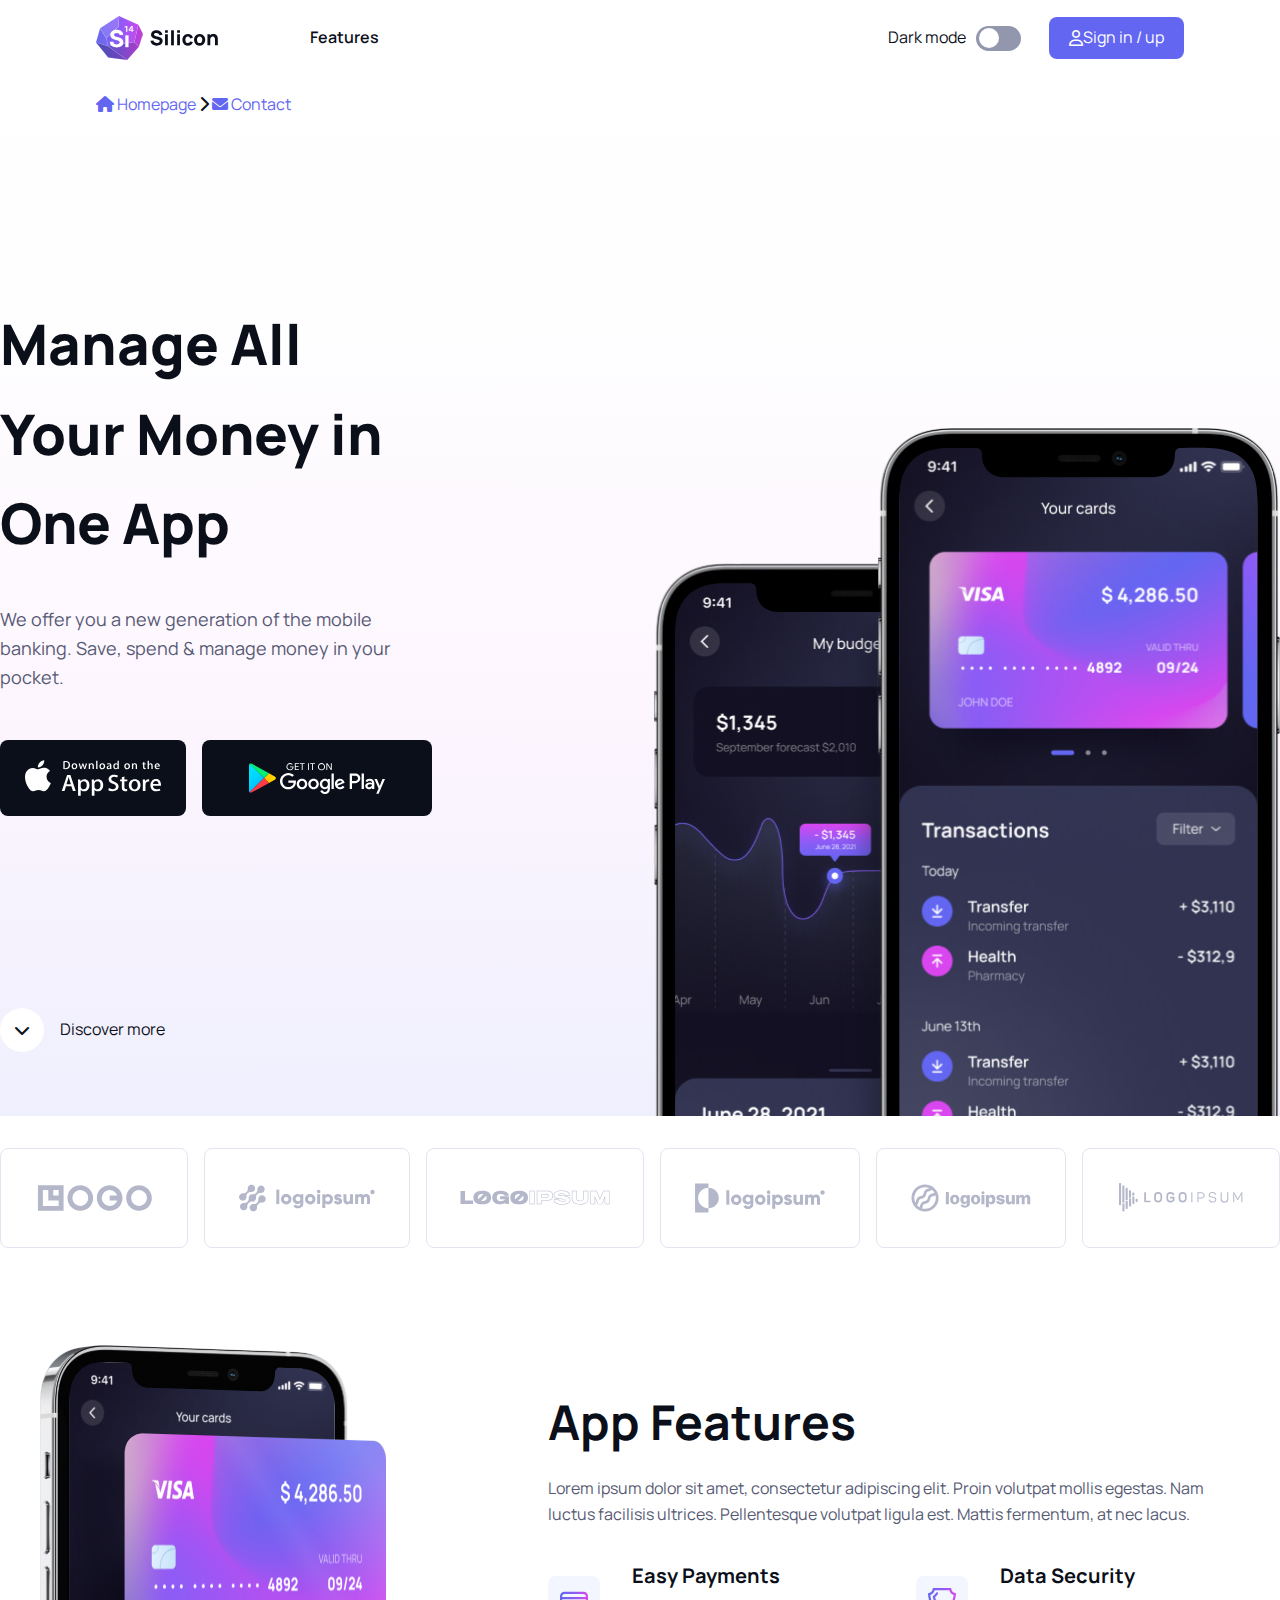
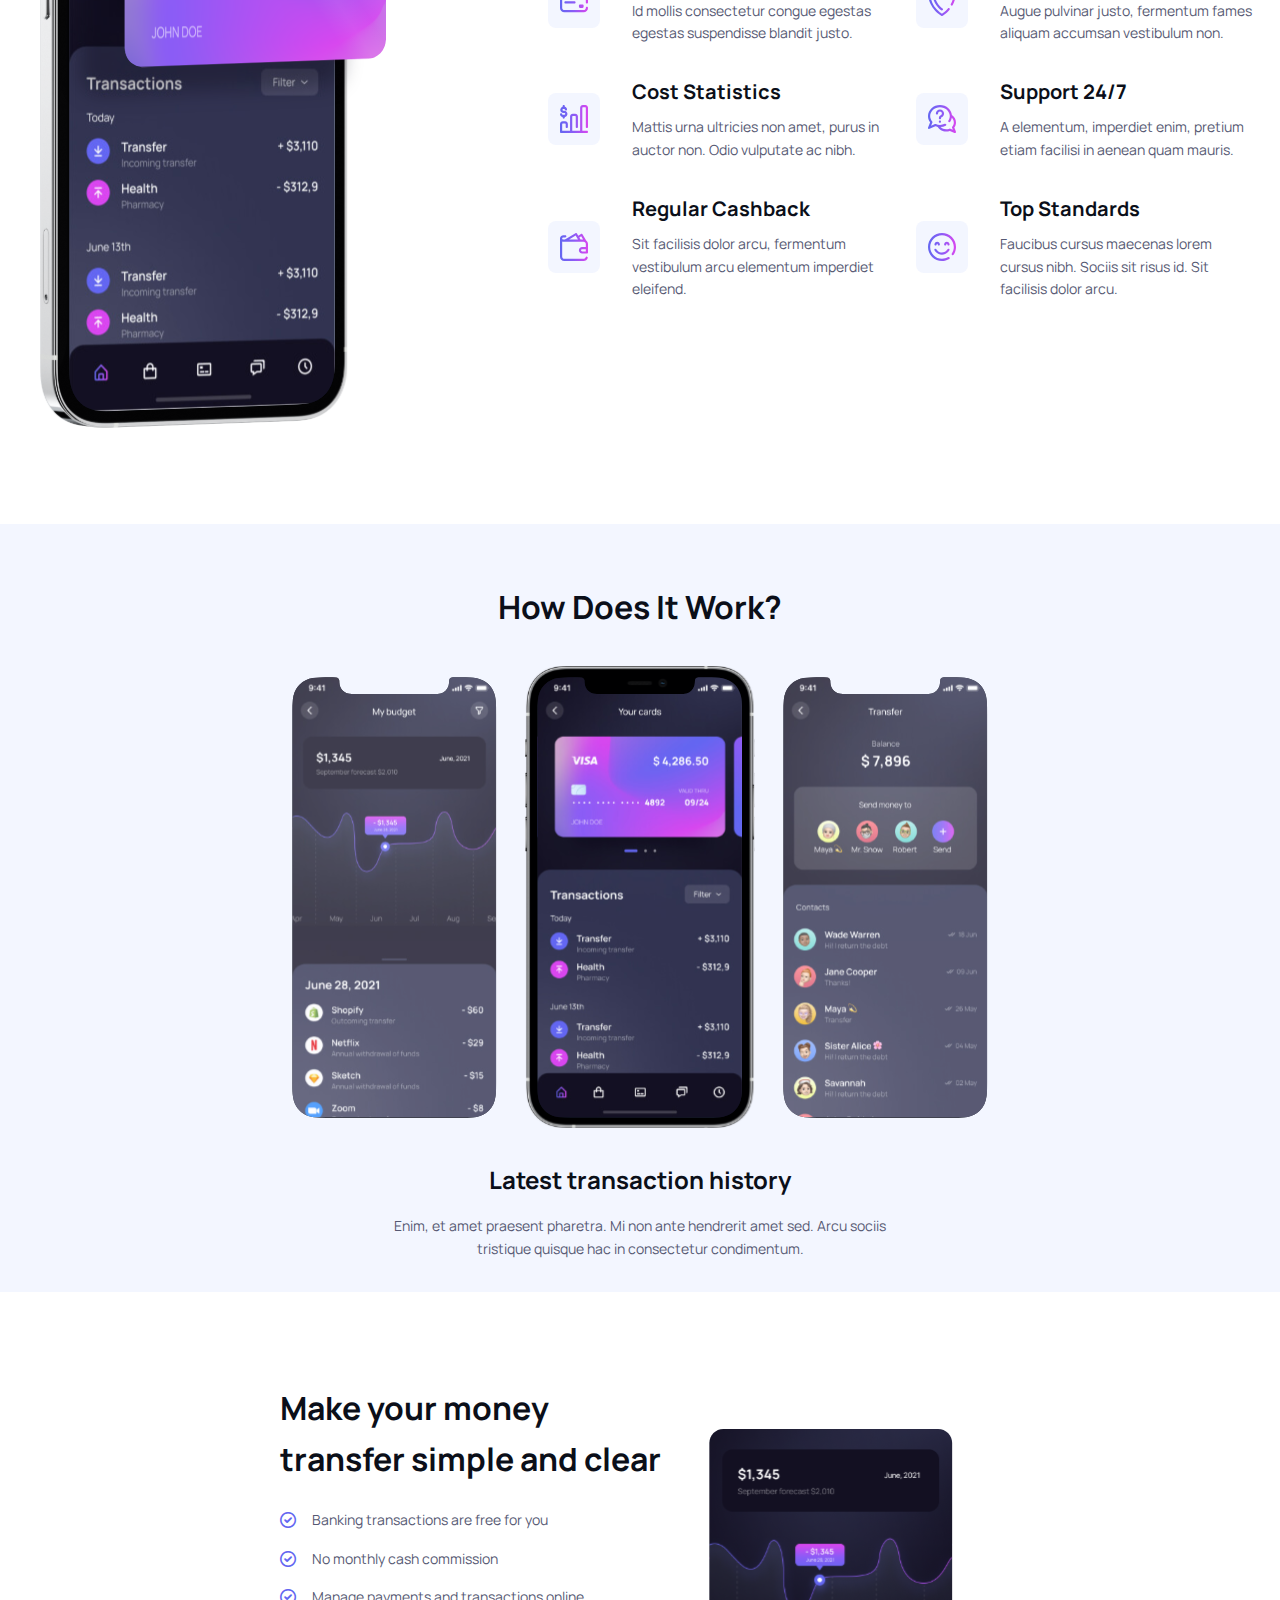
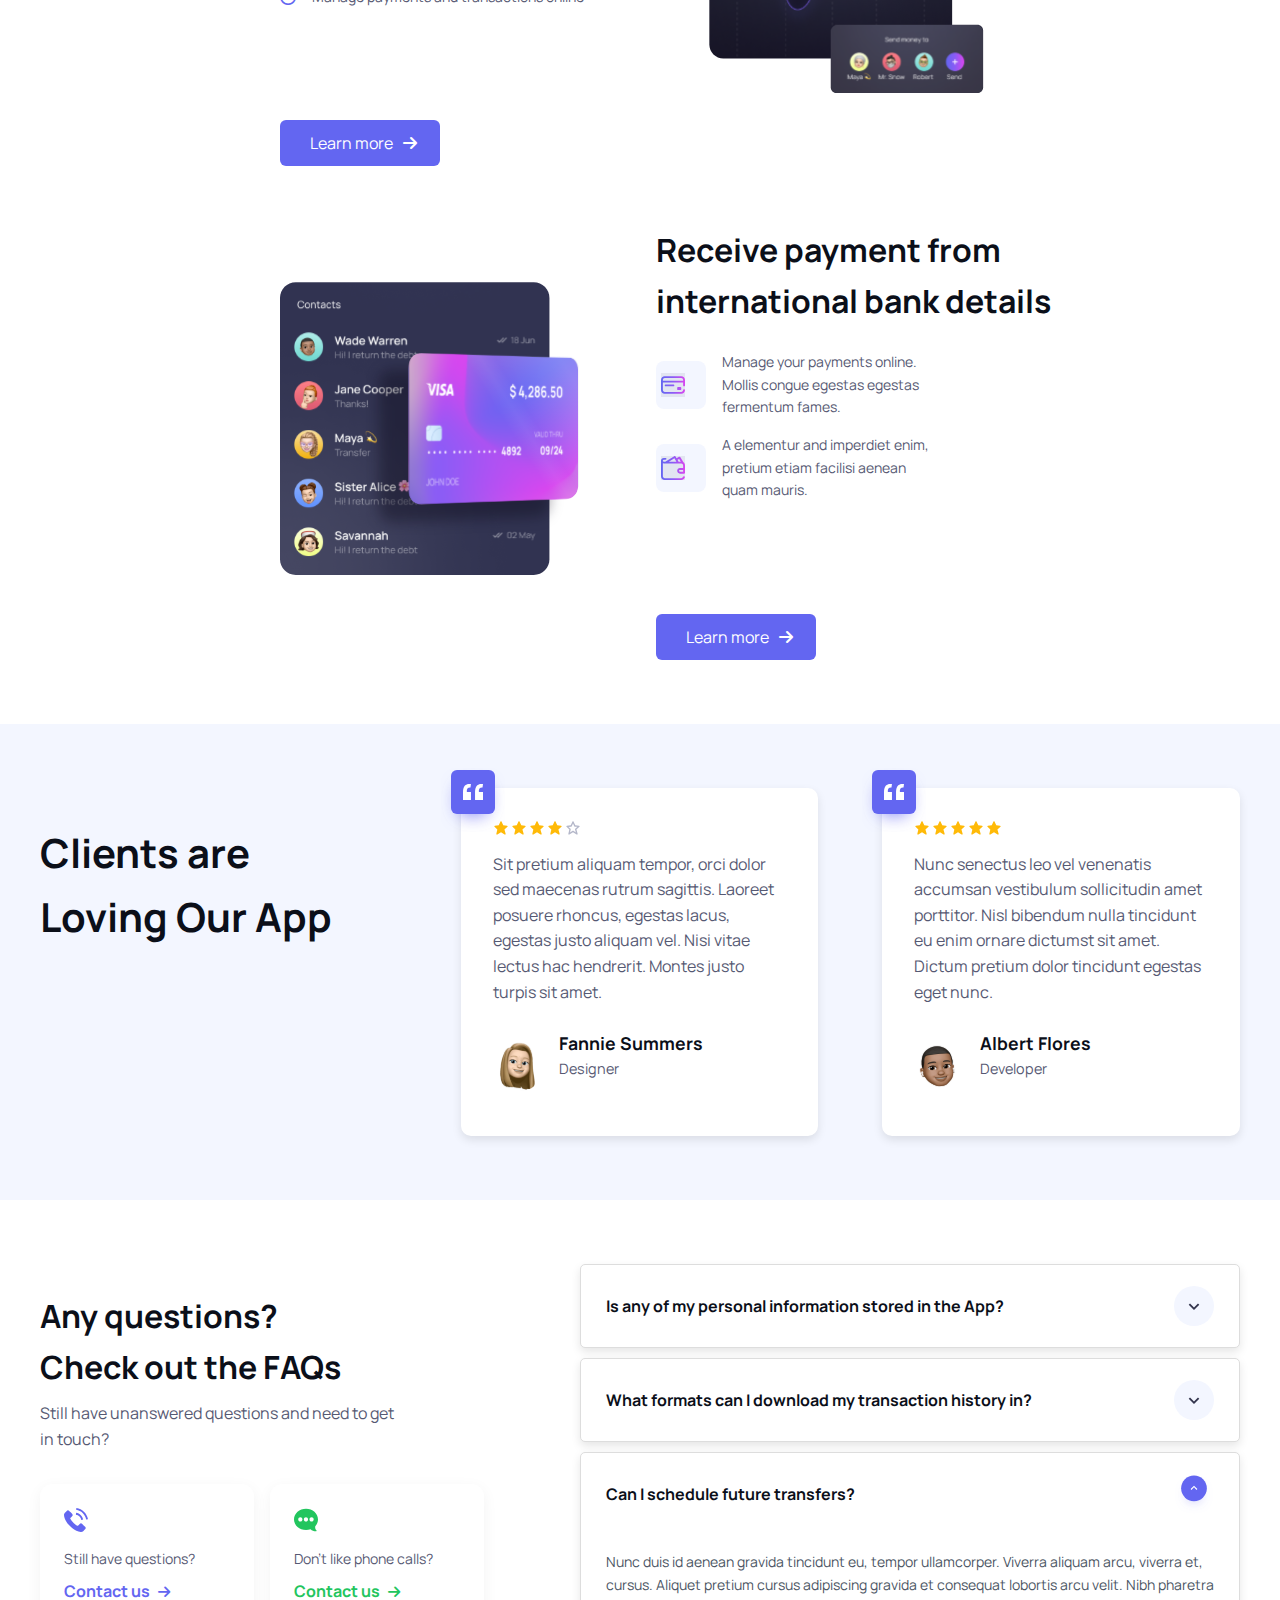
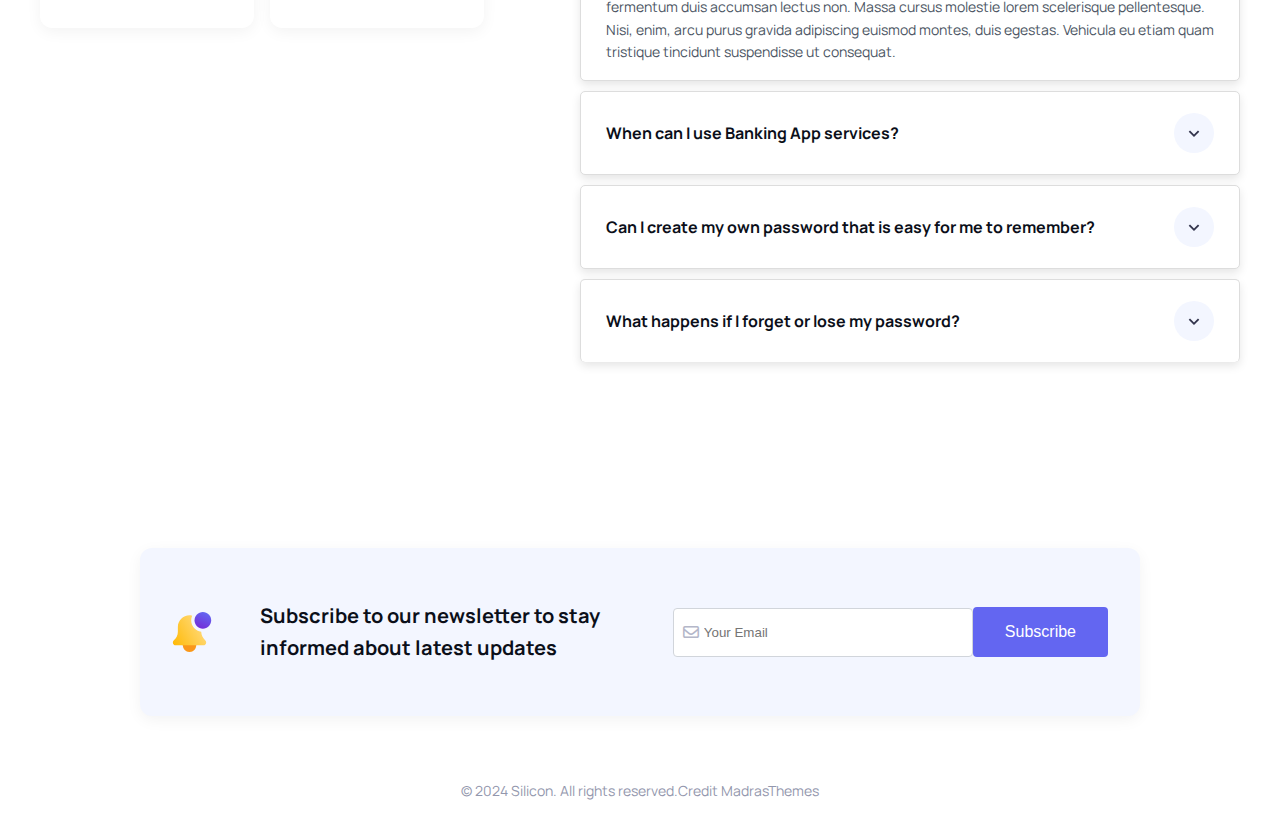
<file: index.html>
<!DOCTYPE html>
<html lang="en">
<head>
  <meta charset="UTF-8">
  <meta name="viewport" content="width=device-width, initial-scale=1.0">
  <link rel="stylesheet" href="https://cdnjs.cloudflare.com/ajax/libs/font-awesome/6.0.0-beta3/css/all.min.css" crossorigin="anonymous">
  <link rel="stylesheet" href="styles.css">
  <link rel="stylesheet" href="images/uppgift HTML & CSS/">
  


  <title>Silicon</title>
  
</head>
<body>
  <header>
  <div id="wrapper">
  

    <div class="navbar">

    <a id="logo" href="index.html"><img src="images/logo.svg" alt="Silicon Logotype"></a>
    
      <nav id="main-menu" class="nav-bar">
    <a class="nav-link" href="#">Features</a>
      </nav>
    
      <div id="darkmode-toggle-switch" class="btn-toggle-switch">
    <span class="label">Dark mode</span>
    <label for="darkmode-switch" class="toggle-switch">
      <input id="darkmode-switch" type="checkbox">
      <span class="slider round"></span>
    </label>
    </div>
    
    <a id="auth-signin" href="#" class="btn-primary">
      <i class="fa-regular fa-user"></i>
    <span>Sign in / up</span>
      </a>

      <button class="btn-mobile" aria-controls="main-menu" aria-expanded="false" aria-label="toggle navigation"> 
        <i class="fa-solid fa-bars"></i>
      </button>
      
    </div>
    </div>
  </header>

  <div class="homecontact">
    <nav class="homenav">
      <a href="index.html">
        <i class="fa-solid fa-house"></i> Homepage
      </a>
      <i class="fa-solid fa-chevron-right"></i>
      <a href="contact.html">
        <i class="fa-solid fa-envelope"></i> Contact
      </a>
    </nav>
  </div>

  <main>
  
  <section id="hero1">
    <div class="container1">
      <div class="headline">
        <h1>Manage All Your Money in One App</h1>
        <div class="content"> 
        <p>We offer you a new generation of the mobile banking.
          Save, spend & manage money in your pocket.</p>
          <div class="buttons">
            <a class="btn-download-app" href="#"><img src="images/uppgift HTML & CSS/appstore (2).svg" alt="appstore"></a>
            <a class="btn-download-app" href="#"><img src="images/uppgift HTML & CSS/googleplay.svg" alt="googleplay"></a>
          </div>
          <a href="#" class="discover-more">
            <span class="btn-circle">
              <i class="fa-solid fa-chevron-down"></i>
            </span>
            <span>Discover more</span>
          </a>
        </div>




        </div>
      </div>

      
    <div class="images">
      <img class="img-back" src="images/uppgift HTML & CSS/iPhone 12 Probakom1.svg" alt="iphone my budget">
      <img class="img-front" src="images/uppgift HTML & CSS/iPhone 12 Pro.svg" alt="iphone your cards">
    </div>
  </section>


     
      <section id="brands">
        <div class="container2">
          <div  id="brand-1" class="brand-box">
            <img src="images/uppgift HTML & CSS/brand-1.svg" alt="">
          </div>
          <div  id="brand-2" class="brand-box">
            <img src="images/uppgift HTML & CSS/brand-2.svg" alt="">
          </div>
          <div  id="brand-3" class="brand-box">
            <img src="images/uppgift HTML & CSS/brand-3.svg" alt="">
          </div>
          <div  id="brand-4" class="brand-box">
            <img src="images/uppgift HTML & CSS/brand-4.svg" alt="">
          </div>
          <div  id="brand-5" class="brand-box">
            <img src="images/uppgift HTML & CSS/brand-5.svg" alt="">
          </div>
          <div  id="brand-6" class="brand-box">
            <img src="images/uppgift HTML & CSS/brand-6.svg" alt="">
          </div>
         </div>
      </section>

      <!-- Features Section -->
  <section id="page2">
    <div class="container3" id="p2">
      <div class="app-features-content">
          <img src="images/uppgift HTML & CSS/image.svg" id="app-preview" alt="app-preview">
        </div>
        
        
        <div id="features-list">
          <div class="features1">
          <h2 id="app-features">App Features</h2>
          <p class="p1">Lorem ipsum dolor sit amet, consectetur adipiscing elit. Proin volutpat mollis egestas. Nam luctus facilisis ultrices. Pellentesque volutpat ligula est. Mattis fermentum, at nec lacus.</p>
          </div>

          <div class="feature-items">
            <li class="feature-item-li">
              <div class="icon-holder">
              <img src="images/uppgift HTML & CSS/credit-card.svg" alt="Easy Payments Icon">
              </div>
              <div class="text-item">
                <h4>Easy Payments</h4>
                <p>Id mollis consectetur congue egestas egestas suspendisse blandit justo.</p>
              </div>
              </li>
            
            <li class="feature-item-li">
              <div class="icon-holder">
              <img src="images/uppgift HTML & CSS/shield.svg" alt="Data Security Icon">
              </div>
              <div class="text-item">
                <h4>Data Security</h4>
                <p>Augue pulvinar justo, fermentum fames aliquam accumsan vestibulum non.</p>
              </div>
              </li>
            
            <li class="feature-item-li">
              <div class="icon-holder">
              <img src="images/uppgift HTML & CSS/bars-graphic.svg" alt="Cost Statistics Icon">
              </div>
              <div class="text-item">
                <h4>Cost Statistics</h4>
                <p>Mattis urna ultricies non amet, purus in auctor non. Odio vulputate ac nibh.</p>
              </div>
              </li>
          
            <li class="feature-item-li">
              <div class="icon-holder">
              <img src="images/uppgift HTML & CSS/communication.svg" alt="Support 24/7 Icon">
              </div>
              <div class="text-item">
                <h4>Support 24/7</h4>
                <p>A elementum, imperdiet enim, pretium etiam facilisi in aenean quam mauris.</p>
              </div>

            
            <li class="feature-item-li">
              <div class="icon-holder">
              <img src="images/uppgift HTML & CSS/wallet.svg" alt="Regular Cashback Icon">
            </div>
            <div class="text-item">
                <h4>Regular Cashback</h4>
                <p>Sit facilisis dolor arcu, fermentum vestibulum arcu elementum imperdiet eleifend.</p>
              </div>
            </li>

            <li class="feature-item-li">
              <div class="icon-holder">
              <img src="images/uppgift HTML & CSS/happy.svg" alt="Top Standards Icon">
              </div>
              <div class="text-item">
                <h4>Top Standards</h4>
                <p>Faucibus cursus maecenas lorem cursus nibh. Sociis sit risus id. Sit facilisis dolor arcu.</p>
              </div>
              </li>
            </div>
          </div>
        </div>
  </section>

  <section id="page3">
    <div class="container4" id="p3">
      <div class="text-item">
        <h2>How Does It Work?</h2>
        </div>
        <div id="three-iphones">

          <div class="image-container" id="phone1">
            <img src="images/uppgift HTML & CSS/iPhone 12 Pro rad1.svg" alt="phone1">
            </div>
            <div class="image-container" id="iphone2">
              <img src="images/uppgift HTML & CSS/iPhone 12 Pro mitt.svg" alt="phone2"> 
            </div>
            <div class="image-container" id="phone3">
              <img src="images/uppgift HTML & CSS/iPhone 12 Pro rad2.svg" alt="phone3">
            </div>
            </div>

            <div class="text-item" id="transactions">
              <h3 id="transfer">Latest transaction history</h3>
              <p>Enim, et amet praesent pharetra. Mi non ante hendrerit amet sed. Arcu sociis tristique quisque hac in consectetur condimentum. </p>
             </div>
            </div>
   </section>

            <section id="page4">
              <div class="container5" id="p4">
                <div class="p4-flex">
                  <div class="item-left">
                    <h2>Make your money <br> transfer simple and clear</h2>
                    <ul class="p4-ul-1">
                    <li class="p4-li-1">
                    <i class="fa-regular fa-circle-check"></i>
                    <p>Banking transactions are free for you</p>
                  </li>
                  <li class="p4-li-1">
                    <i class="fa-regular fa-circle-check"></i>
                    <p>No monthly cash commission</p>
                  </li>
                  <li class="p4-li-1">
                    <i class="fa-regular fa-circle-check"></i>
                    <p>Manage payments and transactions online</p>
                </li>
                </ul>
                <button>Learn more <i class="fa-solid fa-arrow-right"></i></button>
                  </div>
                 

                  <div class="image-container">
                    <img src="images/uppgift HTML & CSS/image send money to.svg" alt="send-diagram"> 
                  </div>
                  <div class="p4-flex">
                    <div class="image-container">
                      <img src="images/uppgift HTML & CSS/kontaktokort.svg" alt="send-contacts">
                    </div>
                    <div class="p4-text">
                      <h2>Receive payment from<br> international bank details</h2>
                      <ul class="p4-ul-2">
                        <li class="p4-li-2">
                          <div class="icon-holder">
                          <img src="images/uppgift HTML & CSS/credit-card.svg" alt="card-icon"> </div>
                          <p>Manage your payments online.<br> Mollis congue egestas egestas<br> fermentum fames.</p>
                           </li>
                           <li class="p4-li-2">
                            <div class="icon-holder">
                            <img src="images/uppgift HTML & CSS/wallet.svg" alt="wallet-icon"> </div>
                            <p>A elementur and imperdiet enim,<br> pretium etiam facilisi aenean<br> quam mauris.</p>
                           </li>
                           </ul>
                           <button>Learn more <i class="fa-solid fa-arrow-right"></i></button>
                    </div>
                  </div>
                </div>
                </div>
              </section>

              <section id="page5">
                <div class="container6">
                  <div class="clients">
                    <h2>Clients are <br>Loving Our App</h2>
                  </div>
                  <div class="clients-grid">
                    <div class="clients-card">
                      <div class="quote-icon">
                        <img src="images/uppgift HTML & CSS/quotes.svg" alt="quote-icon">
                      </div>
                      <div class="stars">
                        <img src="images/uppgift HTML & CSS/rating.svg" alt="stars">
                      </div>
                      <p>
                        Sit pretium aliquam tempor, orci dolor sed maecenas rutrum sagittis. Laoreet posuere rhoncus, egestas lacus, egestas justo aliquam vel. Nisi vitae lectus hac hendrerit. Montes justo turpis sit amet.
                      </p>
                      <div class="client-info">
                        <img src="images/uppgift HTML & CSS/Fannie.svg" alt="Fannie Summers" class="client-photo">
                        <div>
                          <h4>Fannie Summers</h4>
                          <p>Designer</p>
                        </div>
                      </div>
                    </div>
              
                    <div class="clients-card">
                      <div class="quote-icon">
                        <img src="images/uppgift HTML & CSS/quotes.svg" alt="quote-icon">
                      </div>
                      <div class="stars">
                        <img src="images/uppgift HTML & CSS/rating (1).svg" alt="stars">
                      </div>
                      <p>
                        Nunc senectus leo vel venenatis accumsan vestibulum sollicitudin amet porttitor. Nisl bibendum nulla tincidunt eu enim ornare dictumst sit amet. Dictum pretium dolor tincidunt egestas eget nunc.
                      </p>
                      <div class="client-info">
                        <img src="images/uppgift HTML & CSS/Albert.svg" alt="Albert Flores" class="client-photo">
                        <div>
                          <h4>Albert Flores</h4>
                          <p>Developer</p>
                        </div>
                      </div>
                    </div>
                  </div>
                </div>
              </section>

              <section id="page6">
                <div class="faq">
                  <div class="faq-left">
                    <h2>Any questions? <br> Check out the FAQs</h2>
                    <p>Still have unanswered questions and need to get<br>in touch?</p>
                    <div class="contact-options">
                      <div class="contact-option">
                        <img src="images/uppgift HTML & CSS/phone.svg" alt="phone">
                        <p>Still have questions?</p>
                        <a href="#">Contact us <i class="fa fa-arrow-right"></i></a>
                      </div>
                      <div class="contact-option">
                        <img src="images/uppgift HTML & CSS/writing.svg" alt="writing">
                        <p>Don't like phone calls?</p>
                        <a href="#" id="green">Contact us <i class="fa fa-arrow-right"></i></a>
                      </div>
                    </div>
                  </div>
                  <div class="faq-right">
                    <div class="accordion">
                      <div class="accordion-item">
                        <div class="accordion-title">
                          <h4>Is any of my personal information stored in the App?</h4>
                          <img src="images/uppgift HTML & CSS/arrow.svg" alt="arrow">
                        </div>
                      </div>
                      <div class="accordion-item">
                        <div class="accordion-title">
                          <h4>What formats can I download my transaction history in?</h4>
                          <img src="images/uppgift HTML & CSS/arrow.svg" alt="arrow">
                        </div>
                      </div>
                      <div class="accordion-item open">
                        <div class="accordion-title">
                          <h4>Can I schedule future transfers?</h4>
                          <img src="images/uppgift HTML & CSS/arrow down.svg" alt="arrow">
                        </div>
                        <div class="accordion-content">
                          <p>Nunc duis id aenean gravida tincidunt eu, tempor ullamcorper. Viverra aliquam arcu, viverra et, cursus. Aliquet pretium cursus adipiscing gravida et consequat lobortis arcu velit. Nibh pharetra fermentum duis accumsan lectus non. Massa cursus molestie lorem scelerisque pellentesque. Nisi, enim, arcu purus gravida adipiscing euismod montes, duis egestas. Vehicula eu etiam quam tristique tincidunt suspendisse ut consequat.</p>
                        </div>
                      </div>
                      <div class="accordion-item">
                        <div class="accordion-title">
                          <h4>When can I use Banking App services?</h4>
                          <img src="images/uppgift HTML & CSS/arrow.svg" alt="arrow">
                        </div>
                      </div>
                      <div class="accordion-item">
                        <div class="accordion-title">
                          <h4>Can I create my own password that is easy for me to remember?</h4>
                          <img src="images/uppgift HTML & CSS/arrow.svg" alt="arrow">
                        </div>
                      </div>
                      <div class="accordion-item">
                        <div class="accordion-title">
                          <h4>What happens if I forget or lose my password?</h4>
                          <img src="images/uppgift HTML & CSS/arrow.svg" alt="arrow">
                        </div>
                      </div>
                    </div>
                  </div>
                </div>
              </section>
              
              <section id="newsletter-section">
                <div class="newsletter-container">
                  <div class="newsletter-content">
                    <img src="images/uppgift HTML & CSS/notification.svg" alt="bell">
                    <h3>Subscribe to our newsletter to stay<br>informed about latest updates</h3>
                  </div>
                  <div class="newsletter-input">
                    <div class="input-icon">
                      <i class="fa-regular fa-envelope"></i>
                    <input type="email"placeholder="Your Email">
                    </div>
                    <button>Subscribe</button>
                  </div>



                </div>
              </section>

                

  

 </main>
     <footer>
      <div class="container">
    <p class="copyright">© 2024 Silicon. All rights reserved.Credit MadrasThemes</p>
      </div>
     </footer>

     <script src="script.js" type="text/javascript">
      
     </script>

</div>
</body>











</html>
</file>
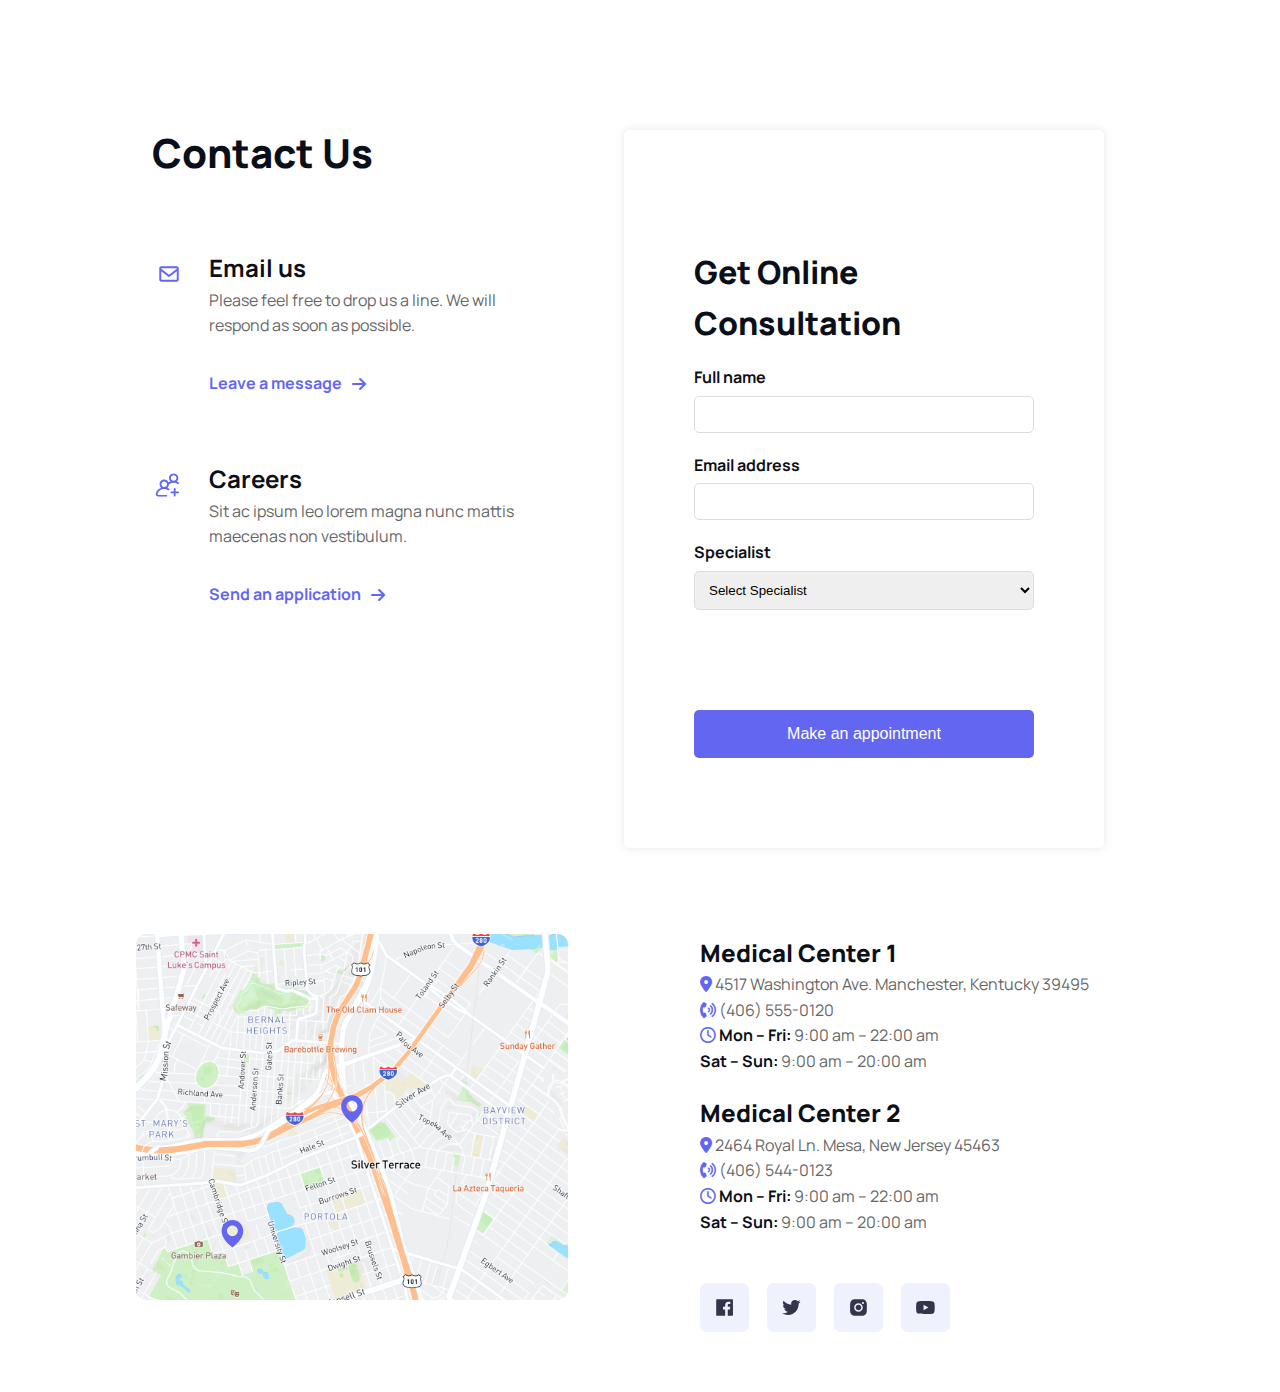
<file: contact.html>
<!DOCTYPE html>
<html lang="en">
<head>
  <meta charset="UTF-8">
  <meta name="viewport" content="width=device-width, initial-scale=1.0">
  <link rel="stylesheet" href="https://cdnjs.cloudflare.com/ajax/libs/font-awesome/6.0.0-beta3/css/all.min.css" crossorigin="anonymous">
  <link rel="stylesheet" href="styles.css">
  <link rel="stylesheet" href="images/uppgift HTML & CSS/">
  <link rel="stylesheet" href="contact.html">

  <title>Contact</title>
</head>
  <body>
  
  <section id="contact-us">
      <div class="contact-container">
          <!-- Contact Info Section -->
          <div class="contact-info">
              <h2>Contact Us</h2>
              <ul>
                  <li class="contact-holder-li">
                      <div class="contact-holder">
                          <img src="images/uppgift HTML & CSS/contact letter.svg" alt="Email Icon">
                      </div>
                      <div class="contact-details">
                          <h4>Email us</h4>
                          <p>Please feel free to drop us a line. We will respond as soon as possible.</p>
                          <a href="contact.html">Leave a message <i class="fa-solid fa-arrow-right"></i></a>
                      </div>
                  </li>
                  <li class="contact-holder-li">
                      <div class="contact-holder">
                          <img src="images/uppgift HTML & CSS/contact add.svg" alt="Career Icon">
                      </div>
                      <div class="contact-details">
                          <h4>Careers</h4>
                          <p>Sit ac ipsum leo lorem magna nunc mattis maecenas non vestibulum.</p>
                          <a href="contact.html">Send an application <i class="fa-solid fa-arrow-right"></i></a>
                      </div>
                  </li>
              </ul>
          </div>
  
          <!-- Consultation Form Section -->
          <div class="contact-form">
              <h2>Get Online Consultation</h2>
              <form action="#" method="post">
                  <div class="input-group">
                      <label for="fullname">Full name</label>
                      <input type="text" id="fullname" name="fullname" class="form-input">
                  </div>
                  <div class="input-group">
                      <label for="emailaddress">Email address</label>
                      <input type="email" id="emailaddress" name="emailaddress" class="form-input">
                  </div>
                  <div class="input-group">
                      <label for="specialist">Specialist</label>
                      <select id="specialist" name="specialist" class="form-input">
                          <option value="">Select Specialist</option>
                          <option value="specialist1">Specialist 1</option>
                          <option value="specialist2">Specialist 2</option>
                      </select>
                  </div>
                  <button type="submit">Make an appointment</button>
              </form>
          </div>
      </div>
  </section>
  
  <section id="map-address">
      <div class="map-address-container">
          <!-- Map Section -->
          <div class="map">
              <img src="images/uppgift HTML & CSS/map.svg" alt="Map Image">
          </div>
  
          <!-- Address Section -->
          <div class="address-list">
              <div class="address">
                  <h4>Medical Center 1</h4>
                  <p><i class="fa-solid fa-location-dot"></i> 4517 Washington Ave. Manchester, Kentucky 39495</p>
                  <p><i class="fa-solid fa-phone-volume"></i> (406) 555-0120</p>
                  <p><i class="fa-regular fa-clock"></i> <strong class="bold-text">Mon – Fri:</strong> 9:00 am – 22:00 am<br><strong class="bold-text">Sat – Sun:</strong> 9:00 am – 20:00 am</p>
              </div>
              <div class="address">
                  <h4>Medical Center 2</h4>
                  <p><i class="fa-solid fa-location-dot"></i> 2464 Royal Ln. Mesa, New Jersey 45463</p>
                  <p><i class="fa-solid fa-phone-volume"></i> (406) 544-0123</p>
                  <p><i class="fa-regular fa-clock"></i> <strong class="bold-text">Mon – Fri:</strong> 9:00 am – 22:00 am<br><strong class="bold-text" >Sat – Sun:</strong> 9:00 am – 20:00 am</p>
                  <!-- Social Media Icons -->
              <div class="socials">
               <img src="images/uppgift HTML & CSS/socials.svg" alt="Social Media Icons">
              </div>
              </div>
          </div>
      
  
      
      </div>
  </section>
  <script src="script.js" type="text/javascript"></script>
  </body>
  </html>
</file>
<file: styles.css>
@import url('https://fonts.googleapis.com/css2?family=Manrope:wght@200..800&display=swap');

:root {
  --color-black: #0B0F19;
  --color-primary: #6366F1;
  --color-gray600: #9397AD;
  --color-white: #FFFFFF;
  --color-gray300: #E2E5F1;
  --color-gray100: #F3F6FF;
  --color-gray700: #565973;
  --color-gray500: #B4B7C9;
  --container-padding: 1rem;
  --transition-time: all 0.2s;
}

body {
  background-color: var(--color-white);
  color: var(--color-black);
  transition: var(--transition-time);
}



.dark-theme {
  --color-black: #FFFFFF;
  --color-white: #0B0F19; 
  --color-primary: #6366F1;
  --color-gray600 :#FFFFFF;
  --color-gray300: #FFFFFF;
  --color-gray100: #1c1f2749;
  --color-gray700: #FFFFFF;
  --color-gray500: #FFFFFF;
}
body.dark-theme {
  --color-black: #FFFFFF;
  --color-white: #0B0F19; 
  --color-primary: #6366F1;
  --color-gray600 :#FFFFFF;
  --color-gray300: #FFFFFF;
  --color-gray100: #1c1f2749;
  --color-gray700: #FFFFFF;
  --color-gray500: #FFFFFF;
}


*  {
  box-sizing: border-box;
  -webkit-tap-highlight-color: rgba(0,0,0,0);
}

body, section, div, header, footer, main, aside, nav, blockquote, p, span {

margin: 0;
padding: 0;


}

img {
  display: block;
}

.flex {
  display: flex;
  gap: 2rem;
}

.content {
 flex: 1;
}



body {
  font-family: "manrope", sans-serif;
  font-optical-sizing: auto;
  font-weight: 400;
  font-style: normal;
  font-size: 16px;
}

@media (min-width: 768px) {

  .navbar {
    max-width: 720px;
  }

  .nav-bar {
    max-width: 720px;
  }
  
  .container1 {
    max-width: 720px;  
  }
  .container2 {
    max-width: 720px;  
  }
  .container3 {
    max-width: 720px;  
  }
  .container4 {
    max-width: 720px;  
  }
  .container5 {
    max-width: 720px;  
  }
  .container6 {
    max-width: 720px;  
  }
.navbar {
  display: block;
  }

#auth-signin {
  display: block;
}
.btn-mobile {
  display: none;
}
}



/* Detta är alla länkar */
a {
color: var(--color-primary);
text-decoration: none;
}
a:hover {

  color: var(--color-primary);
  text-decoration: underline;
}
 /* Detta är linjen längst upp på sidan */
 .navbar {
  display: flex;
  justify-content: space-between;
  align-items: center;
  max-width: 100%;
  margin: 1rem 6rem
  
}

#wrapper {

/* Detta är features-iconen */
.nav-link {
  color: var(--color-black);
  font-weight: 600;
  text-decoration: none;
  margin-left: 5rem
  
}
/* Detta är när man för musen över ikonen */
.nav-link:hover {
  color: var(--color-primary);
  text-decoration: underline;
}
/* Detta är silicon-loggan */
#logo {
  padding-left: 0rem;
}

/* Detta är sign in knappen */
.btn-primary {
  background-color: var(--color-primary);
  color: var(--color-white);
  border-radius: 8px;
  padding: 8px 20px;
  display: inline-flex; /* Använd inline-flex för att inte ta upp full bredd */
  flex-direction: row; /* Se till att barnen ligger vågrätt */
  justify-content: center;
  align-items: center;
  text-decoration: none;
  white-space: nowrap; /* Förhindra att texten bryts till nästa rad */
}

.btn-primary:hover {
background-color: var(--color-gray600);
color: var(--color-white);
text-decoration: none;
}
.btn-primary {
  margin-left: 1rem;
  }

  .btn-mobile {
    background-color: transparent;
    border: none;
    font-size: 2rem; 
 }
/* Detta är darkmode knappen */
.btn-toggle-switch {
    display: flex;
    align-items: center;
    gap: 10px;
    padding-left: 1rem;
    margin-left: 30rem;
    white-space: nowrap;
}
  
.btn-toggle-switch .label {
  display: flex;
 }
  
.toggle-switch {
    position: relative;
    display: inline-block;
    width: 45px;
    height: 25px;
}
  
.toggle-switch input {
    opacity: 0;
}

.toggle-switch input:focus + .slider {
  box-shadow: 0 0 1px var(--color-primary);
}
  
.toggle-switch input:checked + .slider {
    background-color: var(--color-primary);
}
  
  
.toggle-switch input:checked + .slider:before {
    transform: translateX(18px);
    background-color: var(--color-white);
}
  
.toggle-switch .slider {
    position: absolute;
    cursor: pointer;
    top: 0;
    left: 0;
    right: 0;
    bottom: 0;
    background-color: var(--color-gray600);
    transition: all 0.2s;
}
  
.toggle-switch .slider:before {
    position: absolute;
    content: "";
    height: 20px;
    width: 20px;
    left: 3px;
    bottom: 2.5px;
    background-color: var(--color-white);
    transition: all 0.2s;
}
  
.toggle-switch .slider.round {
    border-radius: 35px;
}
  
.toggle-switch .slider.round:before {
    border-radius: 50%;
}
}


/* Detta är apple dowloadappen */
.btn-download-app {
  background-color: var(--color-black);
  color: var(--color-white);
  border-radius: 8px;
  padding: 12px 25px;
  display: flex;
  justify-content: center;
  align-items: center;
  text-decoration: none;
}
.btn-download-app:hover {
  background-color: var(--color-gray600);
  color: var(--color-white);
  text-decoration: none;
  }
/* Detta är cirkeln till discover more knappen */
  .btn-circle {
    height: 44px;
    width: 44px;
    display: flex;
    justify-content: center;
    align-items: center;
    border-radius: 50%;
    border: 1px solid var(--color-border-gray600);
    background-color: var(--color-white);
    color: var(--color-black);
    
    
  }

  .homecontact {
    display: flex;
    padding: 1rem;
    flex-direction: row;
    gap: 20px;
    margin-left: 5rem;
  }


#hero1 {
  background: linear-gradient(0deg, rgba(99, 102, 241, 0.1) 0%, rgba(218, 70, 239, 0.05) 42%, rgba(241, 244, 253, 0.07) 83%);
  width: 100vw; /* Full bredd över hela viewporten */
  display: flex;
  justify-content: center;
  

  .container1 {
    display: grid;
    grid-template-columns: 1fr 1fr;
    grid-template-rows: auto;
    gap: 4rem;
    justify-items: center; 
    align-items: center;    
    place-items: center;    
  }

  @media (max-width: 768px) {
    .container1 {
      grid-template-columns: 1fr 1fr;
      grid-template-areas: 
        "headline content"
         "images";
    }
  }


.headline {
  grid-area: headline;
  text-align: left;
  grid-column: span 1;
}

.headline h1 {
  font-size: 56px;
  font-weight: 800;
  max-width: 500px;
}

@media (max-width: 768px) {
  .headline h1 {
    text-align: left;
  }
}

.content {
  grid-area: content;
}

.content p {
  font-size: 18px;
  margin-bottom: 3rem;
  max-width: 450px;
  color: #565973;
}

.buttons {
  display: flex;
  flex-direction: row;
  gap: 1rem;
}

.discover-more {
  color: var(--color-black);
  display: flex;
  align-items: center;
  gap: 1rem;
  grid-row: 2;
  margin-top: 12rem;
  margin-bottom: 4rem;
}

@media (max-width: 768px) {
  .discover-more {
    justify-content: center;
  }
}

/* Detta är mobilerna i hero */
.images {
  grid-column: 2; /* Lägger bilderna i den andra kolumnen */
  position: relative;
  margin-left: 35rem;
}

.img-back {
  position: absolute;
  bottom: 0;
  right: 230px; 
}

.img-front {
  position: absolute;
  bottom: 0;
  right: 0px; 
}
}

/* Detta är alla logos på rad under hero*/



.brand-box {
  border: 1px solid var(--color-gray300);
  border-radius: 8px;
  height: 100px;
  width: 400px;
  padding: 2rem;
  display: flex;
  justify-content: center;
  align-items: center;
}


#brands {
  display: block;

  .container2 {
    display: flex;
    justify-content: space-between;
    align-items: center; 
    padding-top: 2rem;
    gap: 1rem;
    max-width: 100%;
  }

}
@media (max-width: 720px) {
  .container2 {
    flex-direction: column; /* Stapla elementen vertikalt på små desktops */
    padding-left: 0; 
    gap: 1rem;
  }

  .brand-box {
    width: 100%; /* Använd hela skärmens bredd */
    height: auto;
    padding: 1rem;
    margin-bottom: 1rem; /* Mellanrum mellan boxarna */
    margin: 2rem;
  }
}

 /* app features sidan */
 #page2 {
  #p2 {
    display: grid;
    grid-template-columns: repeat(2, 1fr); /* Skapar tre lika stora kolumner */
    gap: 10rem; 
    margin: auto;
    margin-bottom: 6rem;
    margin-top: 6rem;
    width: 100%; /* Se till att grid fyller sitt container */
    
/* mobilen i features */
    #app-preview {
      display: block;
      height: auto;
      align-self: flex-end;
      margin-left: -15rem

  
    }

   /* För containern som håller alla feature items */
.feature-items {
  display: grid;
  grid-template-columns: repeat(2, 1fr); 
  grid-gap: 2rem; 
  padding: 2rem 0; 
  width: 100%; 
  
}

/* För varje individuellt feature-item */
.feature-item-li {
  display: flex;
  align-items: center; 
  gap: 1rem; 
}

/* Bakgrunden på ikonerna */
.icon-holder {
  background-color: var(--color-gray100);
  padding: 12px;
  max-width: 53px;
  border-radius: 8px;
  display: flex;
  justify-content: center;
  align-items: center;
}

/* Text-stil för varje feature */
.text-item h4 {
  font-size: 20px;
  margin: 0;
}

.text-item p {
  margin: 0.5rem 0 0;
  color: #565973;
}

      #app-features {
        font-size: 3rem
      }

      .p1 {
        color:#565973;
        font-size: 16px;
        width: 44rem
        
      }  
  
 }   

}
 /* tre mobiler på rad */

#page3 {
  display: flex;
  flex-direction: column;
  justify-content: center;  /* Vertikal centrering */
  align-items: center;      /* Horisontell centrering */
  height: 100%; 
  padding: 2rem 0;
  text-align: center;
  background-color: var(--color-gray100);
}


#page3 .text-item h2 {
  font-size: 2rem;
  margin-bottom: 2rem;
  color: var(--color-black);
}


#three-iphones {
  display: flex;
  justify-content: center;
  align-items: center;
  gap: 1rem;
  margin-bottom: 2rem;
}

/* Individuella bildbehållare */
.image-container {
  flex: 1;
  text-align: center;
}

.image-container img {
  max-width: 100%; /* Anpassar bredden */
  height: auto; 
}

/* Text och beskrivning efter bilderna */
#transactions {
  margin-top: 1rem;
}

#transactions h3 {
  font-size: 1.5rem;
  margin-bottom: 1rem;
  color: var(--color-black);
}

#transactions p {
  color: #565973;
  font-size: 14px;
  line-height: 1.6;
  max-width: 500px;
  margin: 0 auto; /* Centrerar texten */
}

/* Responsiv design */
@media (max-width: 720px) {
  #three-iphones {
    flex-direction: column;
  }

  #page3 .text-item h2 {
    font-size: 1.5rem;
  }

  #transactions h3 {
    font-size: 1.2rem;
    color: #565973;
  }

  #transactions p {
    font-size: 0.9rem;
    color: #565973;
  }
}




/* Sida 4 tog jag hjälp av chat gtp att få ihop tillsammans med egna försök */

#page4 {
  max-width: 720px;
  margin: auto;
  padding: 4rem 0;
  white-space: nowrap;
 
}

.p4-flex {
  display: flex;
  justify-content: space-between;
  align-items: center;
  gap: 2rem;
  flex-wrap: wrap; /* Gör att raderna anpassar sig till mindre skärmar */ 
}

.item-left, 
.image-container, 
.p4-text {
  min-width: 0; /* Förhindra att flex-elementen blir för små */
}

/* Vänstra textdelen */
.item-left {
  margin-left: 0;
}

.item-left h2 {
  font-size: 32px;
  margin-bottom: 1.5rem;
}
.icon-holder {
  background-color: var(--color-gray100);
  padding: 12px;
  max-width: 50px;
  border-radius: 8px;
  display: flex;
  justify-content: center;
  align-items: center;
  margin-right: 1rem;
}

.p4-ul-1 {
  list-style: none;
  padding: 0;
  margin-bottom: 2rem;
}

.p4-ul-1 .p4-li-1 {
  display: flex;
  align-items: center;
  margin-bottom: 1rem;
}

.p4-ul-1 .p4-li-1 i {
  color: var(--color-primary);
  margin-right: 1rem;
}

.p4-ul-1 .p4-li-1 p {
  margin: 0;
  color: #565973;
}

.item-left button {
  background-color: var(--color-primary);
  color: var(--color-white);
  border: none;
  border-radius: 6px;
  padding: 12px 30px;
  font-family: "manrope", sans-serif;
  cursor: pointer;
  display: inline-flex;
  width: 10rem;
  align-items: center;
}

.item-left button i {
  margin-left: 10px;
}

/* Bildbehållare */
.image-container {
  flex: 1;
  text-align: center;
}

.image-container img {
    max-width: 100%; /* Begränsa bildstorleken till att hålla sig inom förälderns bredd */
    height: auto;
    border-radius: 10px;
}


/* Andra delen, text och bild */
.p4-text {
  flex: 1;
  
}

.p4-text h2 {
  font-size: 32px;
  margin-bottom: 1.5rem;
}

.p4-ul-2 {
  list-style: none;
  padding: 0;
  margin-bottom: 2rem;
}

.p4-ul-2 .p4-li-2 {
  display: flex;
  align-items: center;
  margin-bottom: 1rem;
}

.p4-ul-2 .p4-li-2 img {
  width: 24px; /* Anpassa storleken på ikonerna */
  margin-right: 1rem;
  background-color: #E2E5F1;
  
}

.p4-ul-2 .p4-li-2 p {
  margin: 0;
  color: #565973;
}

.p4-text button {
  background-color: var(--color-primary);
  color: var(--color-white);
  border: none;
  border-radius: 6px;
  padding: 12px 30px;
  font-family: "manrope", sans-serif;
  cursor: pointer;
  display: inline-flex;
  width: 10rem;
  align-items: center;
}

.p4-text button i {
  margin-left: 10px;
}


@media (max-width: 720px) {
  .p4-flex {
    flex-direction: column; /* Ändra layout till kolumn för små skärmar */
    align-items: flex-start; 
  }

  .item-left, 
  .p4-text, 
  .image-container {
    width: 100%; /* Låt varje sektion ta upp 100% av bredden på små skärmar */
    margin-right: 0;
  }

  .image-container {
    margin-top: 2rem; 
  }

  .item-left h2, 
  .p4-text h2 {
    font-size: 1.5rem; 
  }

  .p4-ul-1 .p4-li-1, 
  .p4-ul-2 .p4-li-2 {
    flex-direction: column; /* Ändra layout till kolumn för listor */
    align-items: flex-start;
  }

  .p4-ul-1 .p4-li-1 p, 
  .p4-ul-2 .p4-li-2 p {
    text-align: left;
  }

  .item-left button, 
  .p4-text button {
    width: 100%; 
    padding: 10px 0;
    justify-content: center;
  }
}


/* sida 5 clients */

#page5 {
  background-color: var(--color-gray100);
  padding: 4rem 0;
}

.container6 {
  max-width: 1200px;
  margin: 0 auto;
  display: flex;
  justify-content: space-between;
  align-items: flex-start;
  gap: 2rem;
  flex-wrap: wrap;
}

.clients {
  flex: 1;
}

.clients h2 {
  font-size: 2.5rem;
  font-weight: bold;
  color: var(--color-black);
  margin-bottom: 2rem;
}


.clients-grid {
  display: flex;
  flex: 2;
  gap: 4rem;
  justify-content: space-between;
}

.clients-card {
  background-color: var(--color-white);
  border-radius: 10px;
  box-shadow: 0px 4px 10px rgba(0, 0, 0, 0.1);
  padding: 2rem;
  max-width: 500px;
  position: relative;
}

.quote-icon {
  position: absolute;
  top: -20px;
  left: -20px;
}

.stars {
  color: #FFC107;
  margin-bottom: 1rem;
}

.clients-card p {
  font-size: 1rem;
  color: #565973;
  margin-bottom: 1.5rem;
}

.client-info {
  display: flex;
  align-items: center;
}

.client-photo {
  width: 50px;
  height: 50px;
  border-radius: 50%;
  margin-right: 1rem;
}

.client-info h4 {
  font-size: 1.1rem;
  font-weight: bold;
  color: var(--color-black);
}

.client-info p {
  font-size: 0.9rem;
  color: #565973;
}
/* sista sidan*/

body {
  font-family: 'Manrope', sans-serif;
  line-height: 1.6;
  color: var(--color-black);
  background-color: var(--color-white); /* Ljusare bakgrund */
}

h2 {
  font-size: 2rem;
  font-weight: bold;
  color: var(--color-black);
  margin-bottom: 1rem;
}

h4 {
  font-size: 1rem;
  font-weight: bold;
  color: var(--color-black);
  margin: 0;
}

p {
  font-size: 14px
}

a {
  color: var(--color-primary);
  text-decoration: none;
}
#green {
  color: #22C55E
}

a:hover {
  text-decoration: underline;
}

/* FAQ Section */
#page6 {
  display: flex;
  flex-direction: column;
  align-items: center;
  padding: 4rem 1rem;
  background-color: var(--color-white);
}

.faq {
  display: flex;
  justify-content: space-between;
  width: 100%;
  max-width: 1200px;
  margin-bottom: 4rem;
}

.faq-left {
  width: 37%;
}

.faq-left h2 {
  margin-bottom: 0.5rem;
}

.faq-left p {
  font-size: 1rem;
  color: #565973;
  margin-bottom: 2rem;
}

.contact-options {
  display: flex;
  gap: 1rem;
}

.contact-option {
  background-color: var(--color-white);
  padding: 1.5rem;
  border-radius: 12px;
  box-shadow: 0px 4px 15px rgba(0, 0, 0, 0.05);
  flex: 1;
  text-align: left;
}

.contact-option img {
  width: 24px;
  height: 24px;
  margin-bottom: 1rem;
}

.contact-option p {
  margin: 0;
  font-size: 14px;
  color: #565973;
}

.contact-option a {
  display: inline-flex;
  align-items: center;
  font-size: 1rem;
  font-weight: bold;
  margin-top: 0.5rem;
}

.contact-option a i {
  margin-left: 0.5rem;
  font-size: 0.875rem;
}

/* Accordion Styles */
.faq-right {
  width: 55%;
}

.accordion {
  width: 100%;
  background-color: var(--color-white);
  border-radius: 16px; /* Mer rundade hörn */
  box-shadow: none; /* Tar bort skugga från hela accordionen */
}

.accordion-item {
  border: 1px solid #ddd; 
  border-radius: 5px; 
  margin-bottom: 10px; 
  padding: 1px; 
  background-color: var(--color-white); 
  box-shadow: 0 4px 10px rgba(0, 0, 0, 0.1); /* Skugga på utsidan */
  transition: background-color 0.3s ease, box-shadow 0.3s ease; 
}

.accordion-item:hover {
  background-color: #F3F4F6; 
  box-shadow: 0 8px 15px rgba(0, 0, 0, 0.15); 
}

.accordion-item:last-child {
  border-bottom: none;
}

.accordion-title {
  display: flex;
  justify-content: space-between;
  align-items: center;
  padding: 1.25rem 1.5rem; 
  cursor: pointer;
  color: var(--color-black);
  background-color: var(--color-white);
  transition: background-color 0.3s ease; 
}

.accordion-title:hover {
  background-color: #F3F4F6; 
}

.accordion-title h4 {
  font-size: 1rem;
  font-weight: bold;
  margin: 0; 
}

.accordion-title img {
  width: 40px; /* Gör knapparna större */
  height: 40px; 
  
}

.accordion-content {
  padding: 1rem 1.5rem; 
  color: #4B5563;
  border-top: 1px solid var(--color-white);
  background-color: var(--color-white); 
  max-height: 500px; 
  overflow: hidden; 
}

.accordion-item.open .accordion-content {
  max-height: 2000px; /* Tillräckligt stor för att täcka allt innehåll */
}

.accordion-item .accordion-content {
  max-height: 0; /* Gömmer innehållet */
  display: block;
}


/* Newsletter Section */
#newsletter-section {
  background-color: var(--color-white);
  padding: 3rem 1rem;
  display: flex;
  justify-content: center;
  align-items: center;
  
}

.newsletter-container {
  display: flex;
  justify-content: space-between;
  align-items: center;
  max-width: 1000px;
  width: 100%;
  background-color: var(--color-gray100);
  padding: 2rem;
  border-radius: 12px;
  box-shadow: 0px 4px 15px rgba(0, 0, 0, 0.05);
}

.newsletter-content {
  display: flex;
  align-items: center;
  color: #B4B7C9;
}

.newsletter-content img {
  width: 40;
  height: 40px;
  margin-right: 3rem;
}

.newsletter-content h3 {
  font-size: 1.25rem;
  font-weight: bold;
  color: var(--color-black);
}

.newsletter-input {
  display: flex;
  
}

.newsletter-input input {
  padding: 1rem;
  border: 1px solid #d1d5db;
  border-radius: 4px;
  width: 300px;
  padding-left: 30px;
}

.newsletter-input button {
  padding: 1rem 2rem;
  margin-top: 1rem
  background-color: var(--color-primary);
  color: var(--color-white);
  border: none;
  border-radius: 4px;
  cursor: pointer;
}
/* Styling för kuvertikonen */
.newsletter-input .input-icon {
  position: relative;
  display: flex;
  align-items: center;
}

.newsletter-input .input-icon i {
  position: absolute;
  left: 10px; /* Placera ikonen inuti inputfältet */
  color: #B4B7C9; /* Färgen på ikonen */
  font-size: 1rem;
}


/* Detta är texten allra längst ner på sidan*/
footer {
  font-size: 12px;
  padding-top: 1rem;
  padding-bottom: 1rem;
  color: var(--color-gray600);
  background-color: var(--color-white);

  .container {
    display: flex;
    justify-content: center;
    align-items: center;
    gap: 5px;

  }
  .credit {
    display: none;
  }
}

/*contact page*/

.contact-container {
  display: flex;
  justify-content: space-between;
  padding: 40px;
  background-color: var(-color-gray100);
}

.contact-info {
  width: 35%;
  margin-left: 4rem;
  margin-top: 3rem;
}

.contact-info ul {
  list-style-type: none;
}

.contact-holder-li {
  display: flex;
  margin-bottom: 20px;
  margin-top: 4rem;
}

.contact-holder img {
  width: 50px;
  margin-right: 15px;
}
.contact-info h2 {
  font-size: 40px;
  color: var(--color-black);
  font-weight: 900;
  margin-left: 3rem;
}

.contact-details h4 {
  font-size: 24px;
  color: var(--color-black);
}

.contact-details p {
  font-size: 16px;
  color: #666;
}

.bold-text {
  color: var(--color-black); 
}

.contact-details a {
  display: flex;
  align-items: center;
  margin-top: 2rem;
  color: var(--color-primary);
  font-weight: bold;
  text-decoration: none;
}

.contact-details a i {
  margin-left: 10px;
}

/* Form Section */
.contact-form {
  width: 40%;
  background-color: var(--color-white);
  padding: 90px 70px;
  margin-right: 8.5rem;
  border-radius: 5px;
  box-shadow: 0 0 10px rgba(0, 0, 0, 0.1);
  position: relative; /* Add relative positioning */
  top: 90px; /* Adjust this value to control how far down the form is moved */
  z-index: 1; /* Ensure the form is in front of other elements */
}

.contact-form h2 {
  font-size: 32px;
  font-weight: 900;
}

.input-group {
  margin-bottom: 20px;
}

.input-group label {
  display: block;
  font-size: 16px;
  font-weight: 700;
  margin-bottom: 5px;
  color: var(--color-black);
}

.input-group input, .input-group select {
  width: 100%;
  padding: 10px;
  border: 1px solid #ddd;
  border-radius: 5px;
}

button {
  width: 100%;
  padding: 15px;
  margin-top: 5rem;
  background-color: var(--color-primary);
  color: var(--color-white);
  border: none;
  border-radius: 5px;
  font-size: 16px;
}

/* Map Section */
.map-address-container {
  display: flex;
  flex-direction: column 1fr;
  justify-content: space-between;
  padding: 40px;
}

.map {
  width: 45%;
}

.map img {
  width: 80%;
  border-radius: 10px;
  margin-left: 6rem;
  margin-top: 6rem;
}

.address-list {
  width: 45%;
  margin-top: 6rem;
}

.address h4 {
  font-size: 24px;
  font-weight: 900;
}

.address {
  margin-bottom: 20px;
}

.address p {
  font-size: 16px;
  color: #666;
}

.address i {
  color: var(--color-primary)
}

/* Social Media Icons */
.socials {
  text-align: center;
  margin-top: 3rem;
}

.socials img {
  width: 250px;
}
</file>
